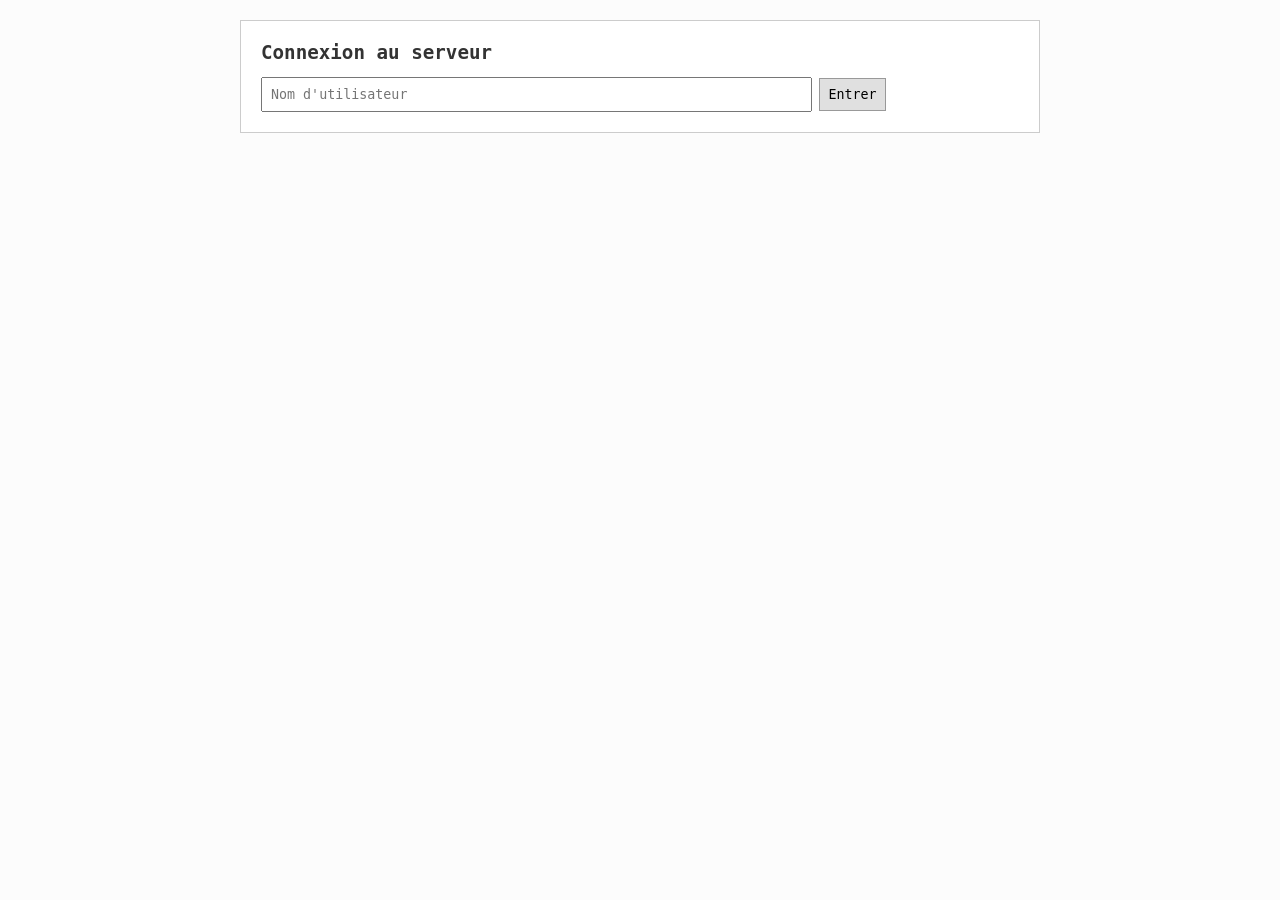
<file: eval/index.html>
<!DOCTYPE html>
<html lang="fr">
<head>
    <meta charset="UTF-8">
    <title>Application de Messagerie</title>
    <link rel="stylesheet" href="style.css">
</head>
<body>

    <div id="login-view" class="view">
        <h1>Connexion au serveur</h1>
        <input type="text" id="username-input" placeholder="Nom d'utilisateur">
        <button onclick="joinSystem()">Entrer</button>
    </div>

    <div id="rooms-view" class="view hidden">
        <h2>Salons disponibles</h2>
        <p>Connecté en tant que : <strong id="current-user-display"></strong></p>
        <button onclick="logout()" class="btn-quit">Quitter</button>
        <ul id="rooms-list"></ul>
    </div>

    <div id="chat-view" class="view hidden">
        <h2>Salon : <span id="current-room-display"></span></h2>
        <button onclick="leaveRoom()">Retour aux salons</button>
        <div id="chat-box"></div>
        <div class="input-area">
            <input type="text" id="message-input" placeholder="Écrire un message...">
            <button onclick="sendMessage()">Envoyer</button>
        </div>
    </div>

    <script src="app.js"></script>
</body>
</html>
</file>
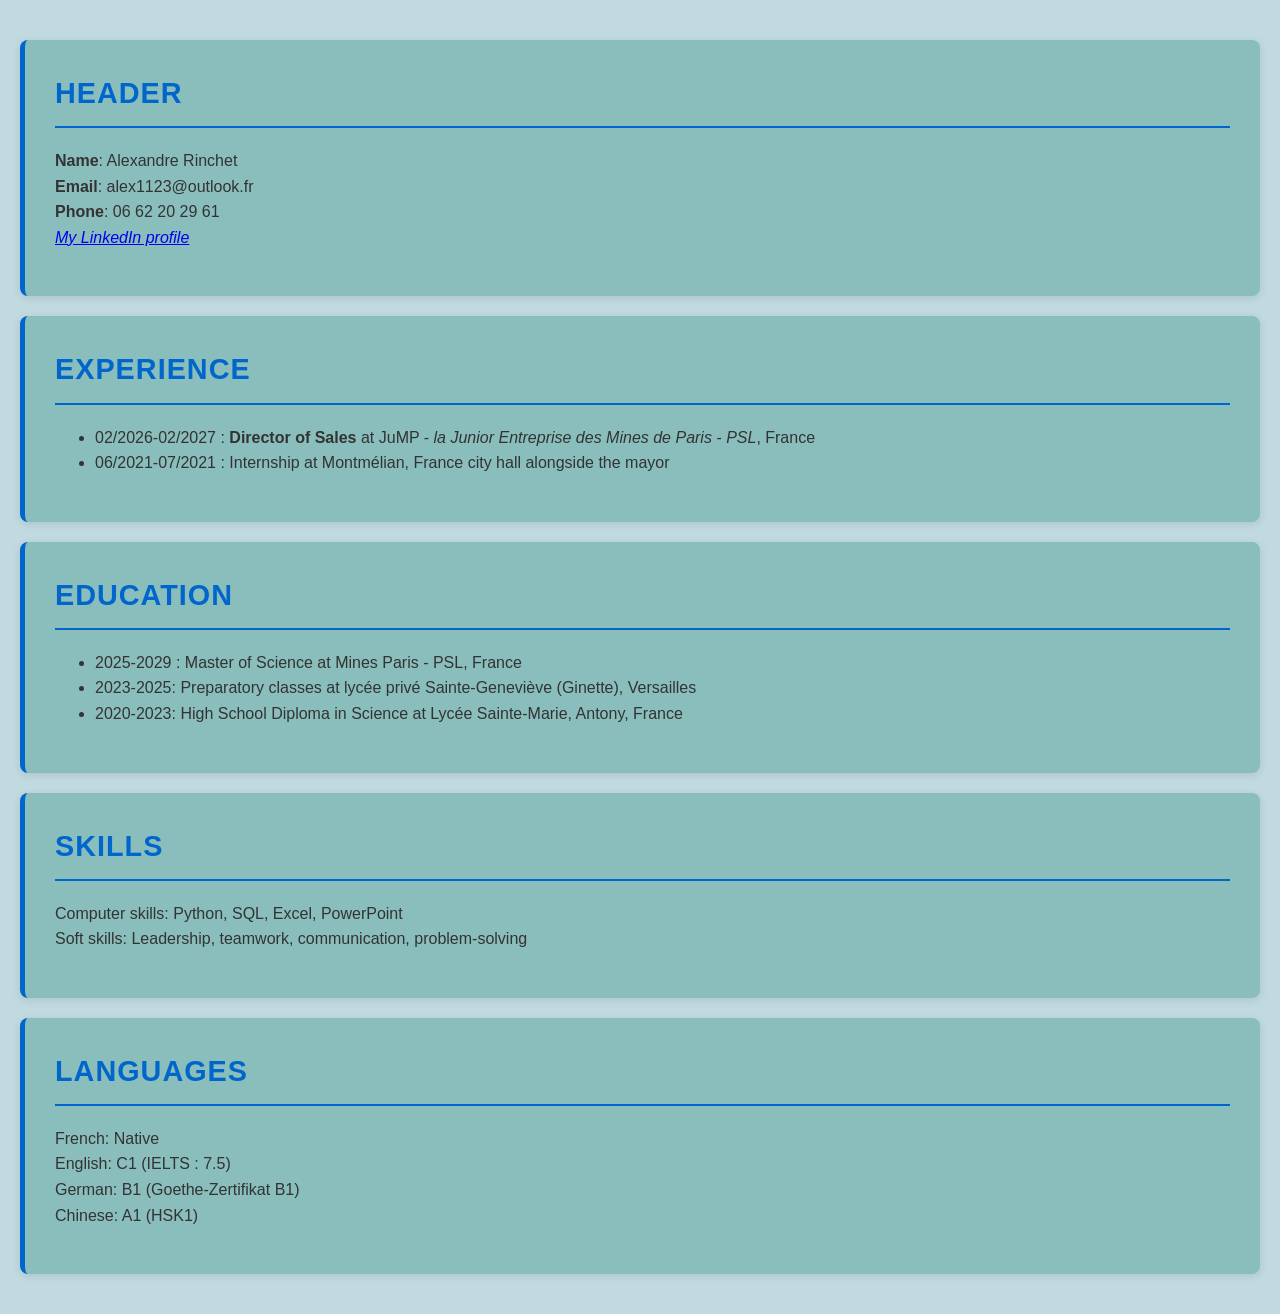
<file: mycv.html>
<!DOCTYPE html>
<html lang="en">
    <head>
        <meta charset="UTF-8">
        <meta name="viewport" content="width=device-width, initial-scale=1.0">
        <title> Alexandre Rinchet's CV </title>
        <link rel="stylesheet" href="style.css">
    </head>

    <body>
        <section>
            <h1>Header</h1>
                <p> 
                    <b>Name</b>: Alexandre Rinchet <br>
                    <b>Email</b>: alex1123@outlook.fr <br>
                    <b>Phone</b>: 06 62 20 29 61 <br>
                    <a href="https://www.linkedin.com/in/alexandre-rinchet/" target="_">
                        <i>My LinkedIn profile</i>
                    </a>
                </p>
        </section>
        <section class="title">
            <h1>Experience</h1>
            <p> 
                <ul>
                    <li> 02/2026-02/2027 : <b>Director of Sales</b> at JuMP - <i>la Junior Entreprise des Mines de Paris - PSL</i>, France </li>
                    <li> 06/2021-07/2021 : Internship at Montmélian, France city hall alongside the mayor</li>
                </ul>
            </p>
        </section>
        <section class="title">
            <h1>Education </h1>
            <p>
                <ul>
                <li>2025-2029 : Master of Science at Mines Paris - PSL, France</li>
                <li>2023-2025: Preparatory classes at lycée privé Sainte-Geneviève (Ginette), Versailles</li>
                <li>2020-2023: High School Diploma in Science at Lycée Sainte-Marie, Antony, France</li>
                </ul>
            </p>
        </section>
        <section class="title">
            <h1>Skills </h1>
            <p>
                Computer skills: Python, SQL, Excel, PowerPoint <br>
                Soft skills: Leadership, teamwork, communication, problem-solving
            </p>
        </section>
        <section class="title">
            <h1>Languages</h1>
            <p>
                French: Native <br>
                English: C1 (IELTS : 7.5) <br>
                German: B1 (Goethe-Zertifikat B1) <br>
                Chinese: A1 (HSK1)
        </section>
    </body>
</html>
</file>
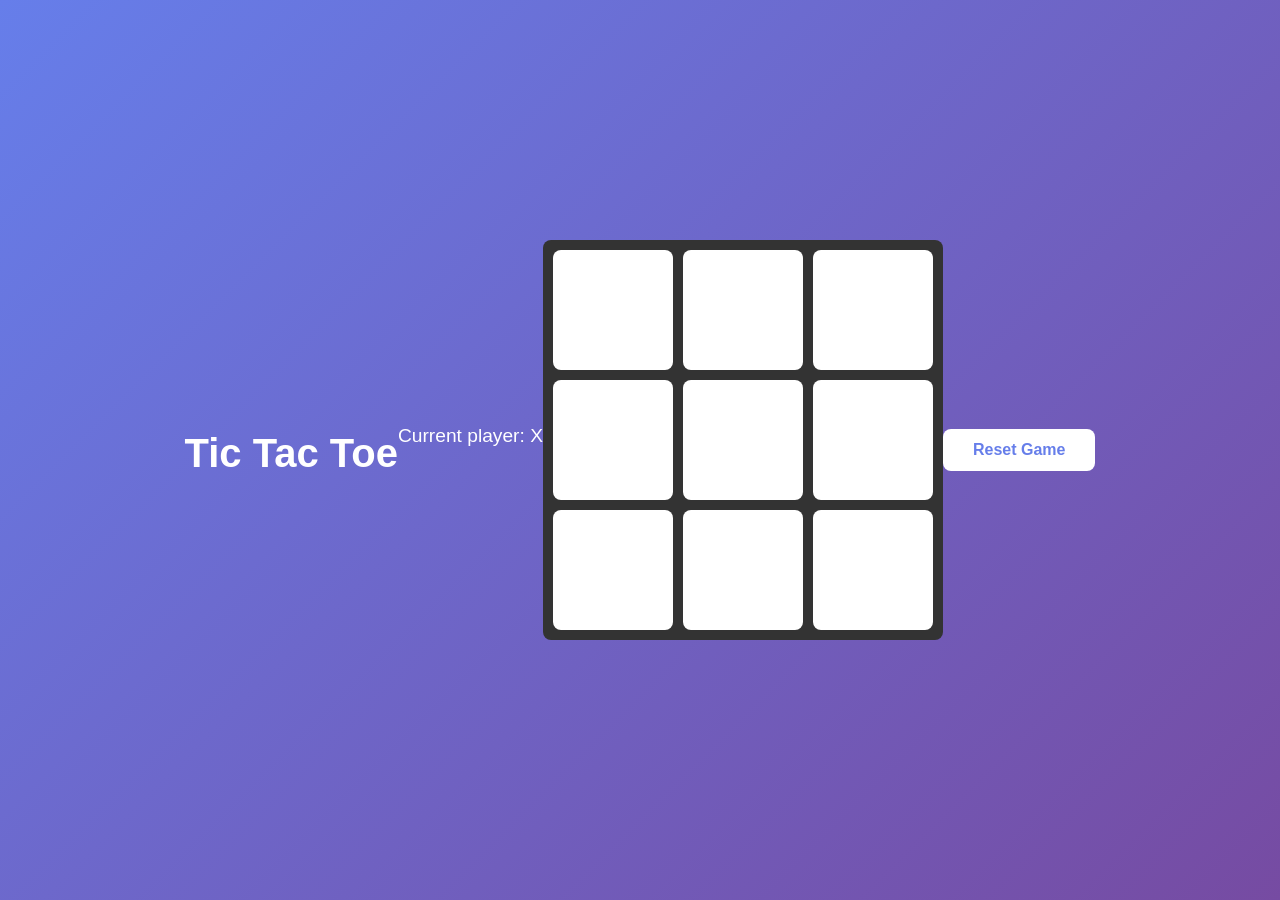
<file: tictactoe.html>
<!DOCTYPE html>
<html lang="en">
<head>
    <meta charset="UTF-8">
    <meta name="viewport" content="width=device-width, initial-scale=1.0">
    <title>Tic Tac Toe</title>
    <link rel="stylesheet" href="tictactoe_style.css">
</head>
<body>
    <h1>Tic Tac Toe</h1>

    <div id="status" class="status"></div>

    <div id="game-board" class="game-board">
        <div class="cell" data-index="0"></div>
        <div class="cell" data-index="1"></div>
        <div class="cell" data-index="2"></div>
        <div class="cell" data-index="3"></div>    
        <div class="cell" data-index="4"></div>
        <div class="cell" data-index="5"></div>
        <div class="cell" data-index="6"></div>
        <div class="cell" data-index="7"></div>
        <div class="cell" data-index="8"></div>
    </div>

    <button id="reset-btn" class="reset-btn">Reset Game</button>

    <script src="tictactoe.js"></script>
</body>
</html>
</file>
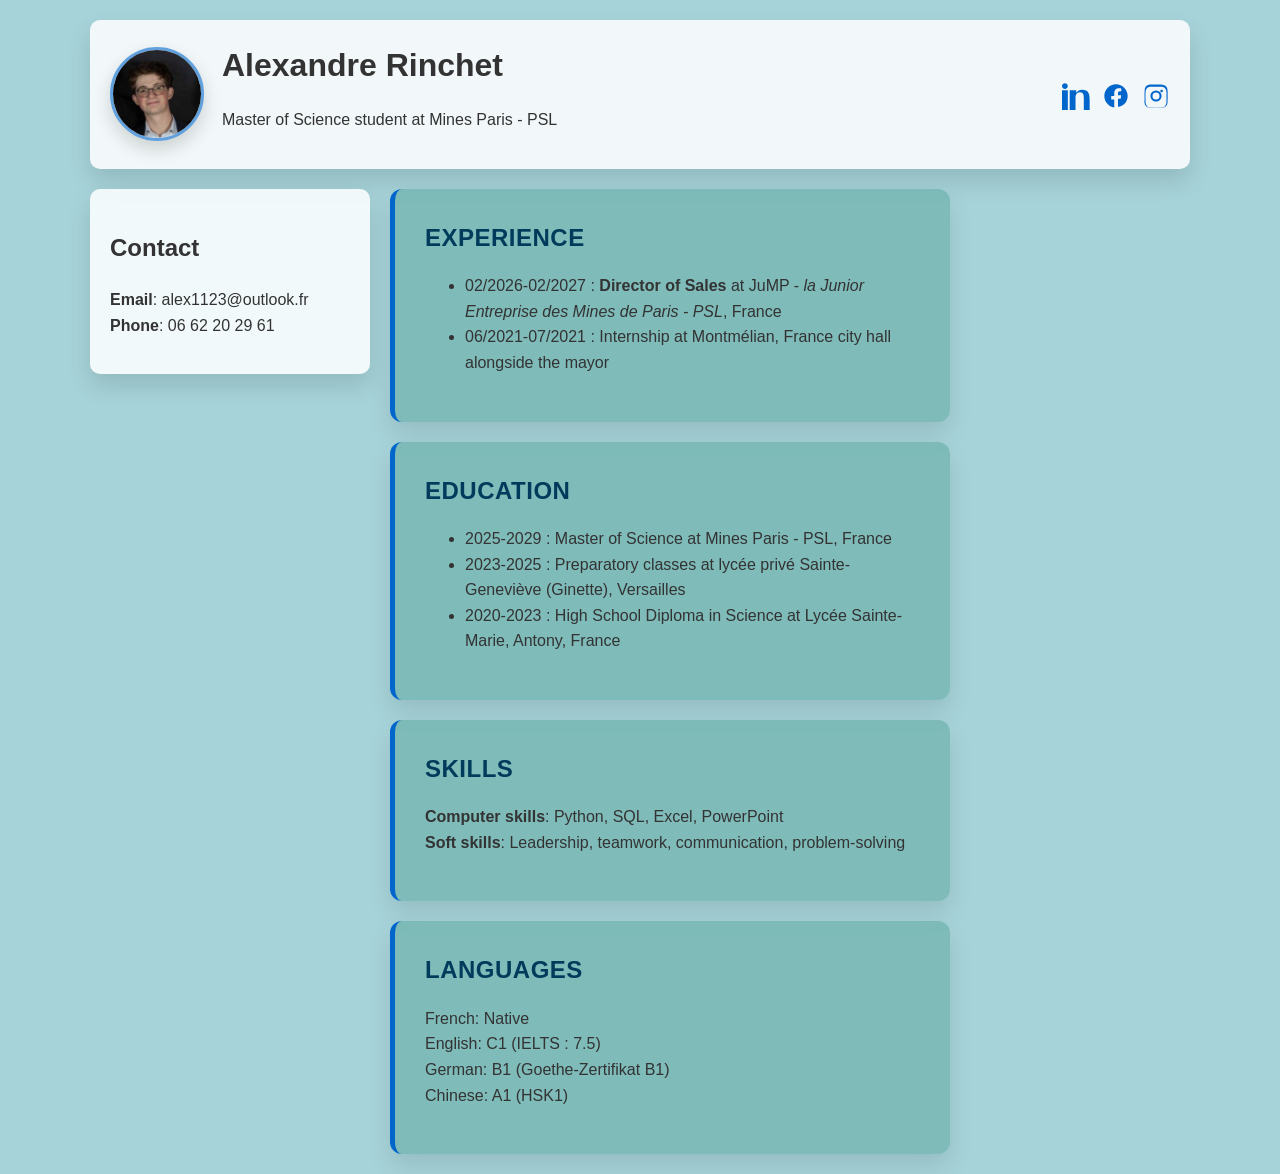
<file: cv/mycv.html>
<!DOCTYPE html>
<html lang="en">
<head>
  <meta charset="UTF-8" />
  <meta name="viewport" content="width=device-width, initial-scale=1.0" />
  <title>Alexandre Rinchet - CV</title>
  <link rel="stylesheet" href="style.css" />
</head>

<body>
  <div class="wrapper">
    <header class="header">
      <div class="header__title">
        <div class="profile-photo">
          <img src="photo_profil.jpg" alt="Photo de profil d'Alexandre Rinchet" />
        </div>
        <div>
          <h1>Alexandre Rinchet</h1>
            <p>Master of Science student at Mines Paris - PSL</p>
        </div>
      </div>
      <nav class="social">
        <a href="https://www.linkedin.com/in/alexandre-rinchet/" target="_blank" rel="noreferrer" aria-label="LinkedIn">
          <svg viewBox="0 0 24 24" aria-hidden="true"><path d="M4.98 3.5C4.98 4.88 3.87 6 2.5 6S0 4.88 0 3.5 1.12 1 2.5 1 4.98 2.12 4.98 3.5zM0 24h5V7H0v17zM7.5 7h4.7v2.3h.1c.7-1.3 2.4-2.6 5-2.6 5.4 0 6.4 3.6 6.4 8.2V24h-5V14.1c0-2.4-.1-5.4-3.3-5.4-3.3 0-3.8 2.6-3.8 5.3V24h-5V7z"/></svg>
        </a>
        <a href="https://www.facebook.com/profile.php?id=100093434954785&locale=fr_FR" target="_blank" rel="noreferrer" aria-label="Facebook">
          <svg viewBox="0 0 24 24" aria-hidden="true"><path d="M22 12c0-5.5-4.5-10-10-10S2 6.5 2 12c0 5 3.7 9.1 8.5 9.9v-7h-2.6v-2.9H10.5V9.3c0-2.6 1.5-4 3.8-4 1.1 0 2.2.2 2.2.2v2.4h-1.2c-1.2 0-1.6.8-1.6 1.6v1.9h2.7l-.4 2.9H13.7v7C18.3 21.1 22 17 22 12z"/></svg>
        </a>
        <a href="https://www.instagram.com/alex_rict/" target="_blank" rel="noreferrer" aria-label="Instagram">
          <svg viewBox="0 0 24 24" aria-hidden="true"><path d="M12 2.2c3.2 0 3.6 0 4.9.1 1.2.1 1.9.3 2.3.5.5.2.9.5 1.3.9.4.4.7.8.9 1.3.2.4.4 1.1.5 2.3.1 1.3.1 1.7.1 4.9s0 3.6-.1 4.9c-.1 1.2-.3 1.9-.5 2.3-.2.5-.5.9-.9 1.3-.4.4-.8.7-1.3.9-.4.2-1.1.4-2.3.5-1.3.1-1.7.1-4.9.1s-3.6 0-4.9-.1c-1.2-.1-1.9-.3-2.3-.5-.5-.2-.9-.5-1.3-.9-.4-.4-.7-.8-.9-1.3-.2-.4-.4-1.1-.5-2.3C2.2 15.6 2.2 15.2 2.2 12s0-3.6.1-4.9c.1-1.2.3-1.9.5-2.3.2-.5.5-.9.9-1.3.4-.4.8-.7 1.3-.9.4-.2 1.1-.4 2.3-.5C8.4 2.2 8.8 2.2 12 2.2zm0 1.8c-3.1 0-3.5 0-4.7.1-1 .1-1.5.3-1.9.5-.5.2-.8.4-1.1.7-.3.3-.5.6-.7 1.1-.2.4-.4.9-.5 1.9-.1 1.2-.1 1.6-.1 4.7s0 3.5.1 4.7c.1 1 .3 1.5.5 1.9.2.5.4.8.7 1.1.3.3.6.5 1.1.7.4.2.9.4 1.9.5 1.2.1 1.6.1 4.7.1s3.5 0 4.7-.1c1-.1 1.5-.3 1.9-.5.5-.2.8-.4 1.1-.7.3-.3.5-.6.7-1.1.2-.4.4-.9.5-1.9.1-1.2.1-1.6.1-4.7s0-3.5-.1-4.7c-.1-1-.3-1.5-.5-1.9-.2-.5-.4-.8-.7-1.1-.3-.3-.6-.5-1.1-.7-.4-.2-.9-.4-1.9-.5-1.2-.1-1.6-.1-4.7-.1zM12 7.2a4.8 4.8 0 1 1 0 9.6 4.8 4.8 0 0 1 0-9.6zm0 1.8a3 3 0 1 0 0 6 3 3 0 0 0 0-6zm4.8-2.4a1.1 1.1 0 1 1 0 2.2 1.1 1.1 0 0 1 0-2.2z"/></svg>
        </a>
      </nav>
    </header>

    <aside class="sidebar">
      <h2>Contact</h2>
      <p>
        <strong>Email</strong>: alex1123@outlook.fr<br />
        <strong>Phone</strong>: 06 62 20 29 61
      </p>
    </aside>

    <main class="main">
      <section class="section experience">
        <h2>Experience</h2>
        <ul>
          <li>02/2026‑02/2027 : <strong>Director of Sales</strong> at JuMP - <em>la Junior Entreprise des Mines de Paris - PSL</em>, France</li>
          <li>06/2021‑07/2021 : Internship at Montmélian, France city hall alongside the mayor</li>
        </ul>
      </section>

      <section class="section education">
        <h2>Education</h2>
        <ul>
          <li>2025‑2029 : Master of Science at Mines Paris - PSL, France</li>
          <li>2023‑2025 : Preparatory classes at lycée privé Sainte-Geneviève (Ginette), Versailles</li>
          <li>2020‑2023 : High School Diploma in Science at Lycée Sainte-Marie, Antony, France</li>
        </ul>
      </section>

      <section class="section skills">
        <h2>Skills</h2>
        <p>
          <strong>Computer skills</strong>: Python, SQL, Excel, PowerPoint<br />
          <strong>Soft skills</strong>: Leadership, teamwork, communication, problem-solving
        </p>
      </section>

      <section class="section languages">
        <h2>Languages</h2>
        <p>
          French: Native<br />
          English: C1 (IELTS : 7.5)<br />
          German: B1 (Goethe-Zertifikat B1)<br />
          Chinese: A1 (HSK1)
        </p>
      </section>
    </main>
  </div>
</body>
</html>
</file>
<file: eval/style.css>
body { 
    font-family: monospace; 
    max-width: 800px; 
    margin: 0 auto; 
    padding: 20px; 
    background-color: #fcfcfc; 
    color: #333;
}
.hidden { display: none; }
.view { 
    border: 1px solid #ccc; 
    padding: 20px; 
    background: #fff; 
}
h1, h2 { font-size: 1.2rem; margin-top: 0; }
ul { list-style-type: none; padding: 0; }
li { 
    margin-bottom: 10px; 
    padding: 10px; 
    border: 1px solid #eee; 
    display: flex; 
    justify-content: space-between; 
    align-items: center;
}
#chat-box { 
    border: 1px solid #ccc; 
    height: 400px; 
    overflow-y: auto; 
    padding: 10px; 
    margin: 20px 0; 
    background: #fafafa; 
}
.message { 
    margin-bottom: 8px; 
    padding: 5px; 
    border-bottom: 1px dashed #ddd; 
}
button, input { 
    padding: 8px; 
    font-family: monospace; 
}
input[type="text"] { width: 70%; }
button { 
    cursor: pointer; 
    background: #e0e0e0; 
    border: 1px solid #999; 
}
button:hover { background: #ccc; }
.controls button { margin-left: 5px; }
.btn-quit { margin-bottom: 20px; }
.input-area { display: flex; gap: 10px; }
</file>
<file: style.css>
/* Main container styling */
body {
    font-family: Verdana, sans-serif;
    line-height: 1.6;
    color: #333333;
    background-color: #c1dadf;
    margin: 0;
    padding: 20px;
}

/* Section styling */
section {
    background-color: #69afa9a1;
    margin: 20px 0;
    padding: 30px;
    border-left: 5px solid #0066cc;
    border-radius: 8px;
    box-shadow: 0 2px 8px rgba(0, 0, 0, 0.1);
}

/* Section titles */
section h1 {
    color: #0066cc;
    font-size: 1.8em;
    margin-top: 0;
    margin-bottom: 20px;
    text-transform: uppercase;
    letter-spacing: 1px;
    border-bottom: 2px solid #0066cc;
    padding-bottom: 10px;
}
</file>
<file: tictactoe_style.css>
body {
    display: flex;
    justify-content: center;
    align-items: center;
    min-height: 100vh;
    margin: 0;
    background: linear-gradient(135deg, #667eea 0%, #764ba2 100%);
    font-family: Arial, sans-serif;
}

.container {
    text-align: center;
}

h1 {
    color: white;
    margin-bottom: 20px;
    font-size: 2.5rem;
}

.game-board {
    display: grid;
    grid-template-columns: repeat(3, 120px);
    gap: 10px;
    background-color: #333;
    padding: 10px;
    border-radius: 8px;
    margin-bottom: 20px;
}

.cell {
    width: 120px;
    height: 120px;
    background-color: white;
    border: none;
    border-radius: 8px;
    font-size: 4rem;        
    line-height: 1;           
    cursor: pointer;
    transition: all 0.3s ease;
    color: #333;
    display: flex;        
    align-items: center;
    justify-content: center;
}

.cell:hover {
    background-color: #f0f0f0;
    transform: scale(1.05);
}

.cell.x {
    color: #667eea;
}

.cell.o {
    color: #764ba2;
}

.status {
    color: white;
    font-size: 1.2rem;
    margin-bottom: 20px;
    min-height: 30px;
}

.reset-btn {
    padding: 12px 30px;
    font-size: 1rem;
    background-color: white;
    border: none;
    border-radius: 8px;
    cursor: pointer;
    font-weight: bold;
    color: #667eea;
    transition: all 0.3s ease;
}

.reset-btn:hover {
    background-color: #f0f0f0;
    transform: scale(1.05);
}

.reset-btn:active {
    transform: scale(0.95);
}
</file>
<file: cv/style.css>
body {
  font-family: Verdana, sans-serif;
  line-height: 1.6;
  color: #333333;
  background-color: #c1dadf;
  margin: 0;
  padding: 20px;
}

.wrapper {
  max-width: 1100px;
  margin: 0 auto;
  display: grid;
  gap: 20px;
  grid-template-columns: 1fr;
}

.header {
  background: rgba(255, 255, 255, 0.85);
  padding: 20px;
  border-radius: 10px;
  box-shadow: 0 12px 25px rgba(0, 0, 0, 0.12);
  display: flex;
  align-items: center;
  justify-content: space-between;
  flex-wrap: wrap;
}

.header__title {
  display: flex;
  align-items: center;
  gap: 18px;
}

.header__title h1 {
  margin: 0;
}

.tagline {
  margin: 0.3rem 0 0;
  color: #555;
}

.profile-photo {
  width: 88px;
  height: 88px;
  border-radius: 50%;
  overflow: hidden;
  flex-shrink: 0;
  border: 3px solid rgba(0, 102, 204, 0.6);
  box-shadow: 0 8px 18px rgba(0, 0, 0, 0.16);
}

.profile-photo img {
  width: 100%;
  height: 100%;
  object-fit: cover;
}

.social {
  display: flex;
  gap: 12px;
  margin-top: 10px;
}

.social a svg {
  width: 28px;
  height: 28px;
  fill: #0066cc;
  transition: transform 0.2s ease, fill 0.2s ease;
}

.social a:hover svg {
  transform: translateY(-2px);
  fill: #004a99;
}

.sidebar {
  background: rgba(255, 255, 255, 0.85);
  padding: 20px;
  border-radius: 10px;
  box-shadow: 0 12px 25px rgba(0, 0, 0, 0.12);
}

.main {
  display: grid;
  gap: 20px;
}

.section {
  background-color: rgba(105, 175, 169, 0.65);
  padding: 30px;
  border-left: 5px solid #0066cc;
  border-radius: 12px;
  box-shadow: 0 12px 25px rgba(0, 0, 0, 0.1);
  transition: background-color 0.25s ease, transform 0.25s ease;
}

.section:hover {
  background-color: rgba(105, 175, 169, 0.85);
  transform: translateY(-3px);
}

.section h2 {
  margin-top: 0;
  margin-bottom: 15px;
  color: #003b5c;
  text-transform: uppercase;
  letter-spacing: 0.5px;
}

@media (min-width: 768px) {
  .wrapper {
    grid-template-columns: 280px 1fr;
    align-items: start;
  }

  .header {
    grid-column: 1 / -1;
  }

  .sidebar {
    position: sticky;
    top: 20px;
  }
}

@media (min-width: 1024px) {
  body {
    background-color: #a6d3d9;
  }

  .wrapper {
    grid-template-columns: 280px 1fr 220px;
  }

  .main {
    grid-column: 2 / 3;
  }

  .sidebar {
    grid-column: 1 / 2;
  }
}
</file>
